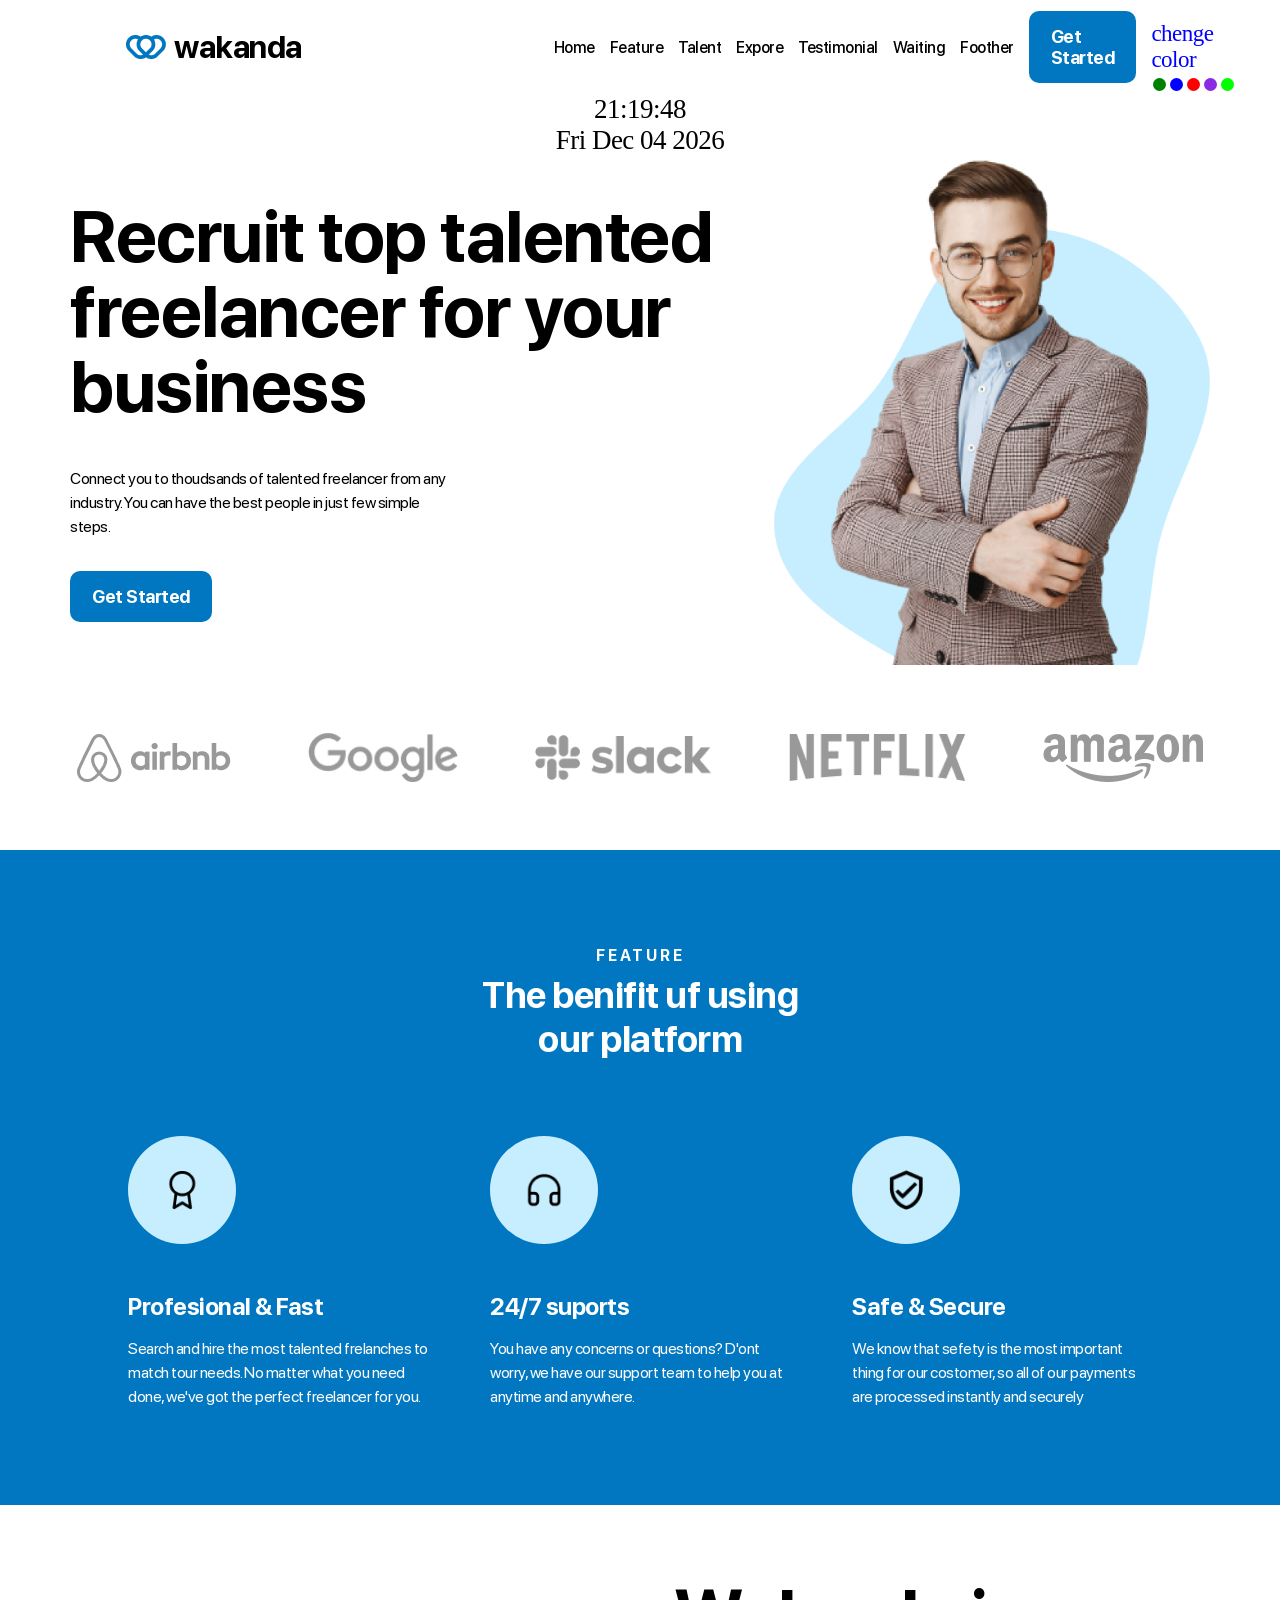
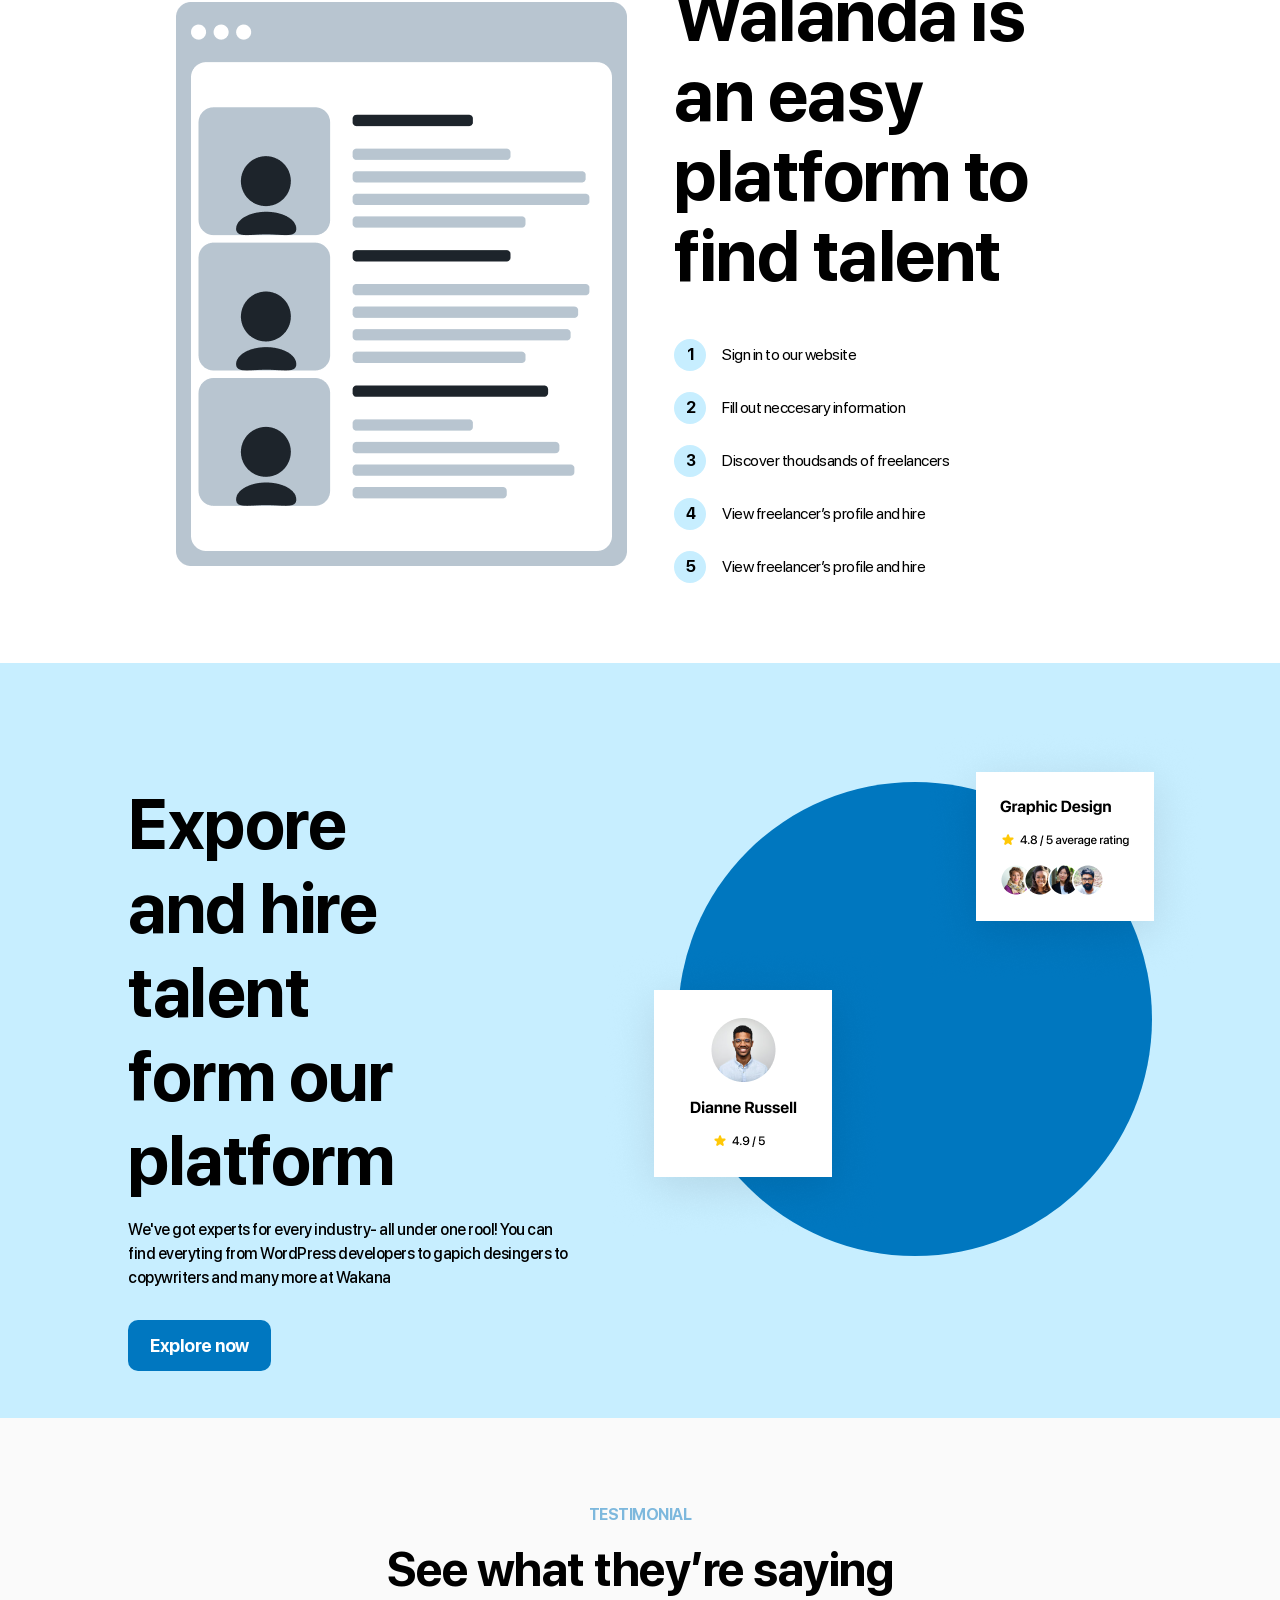
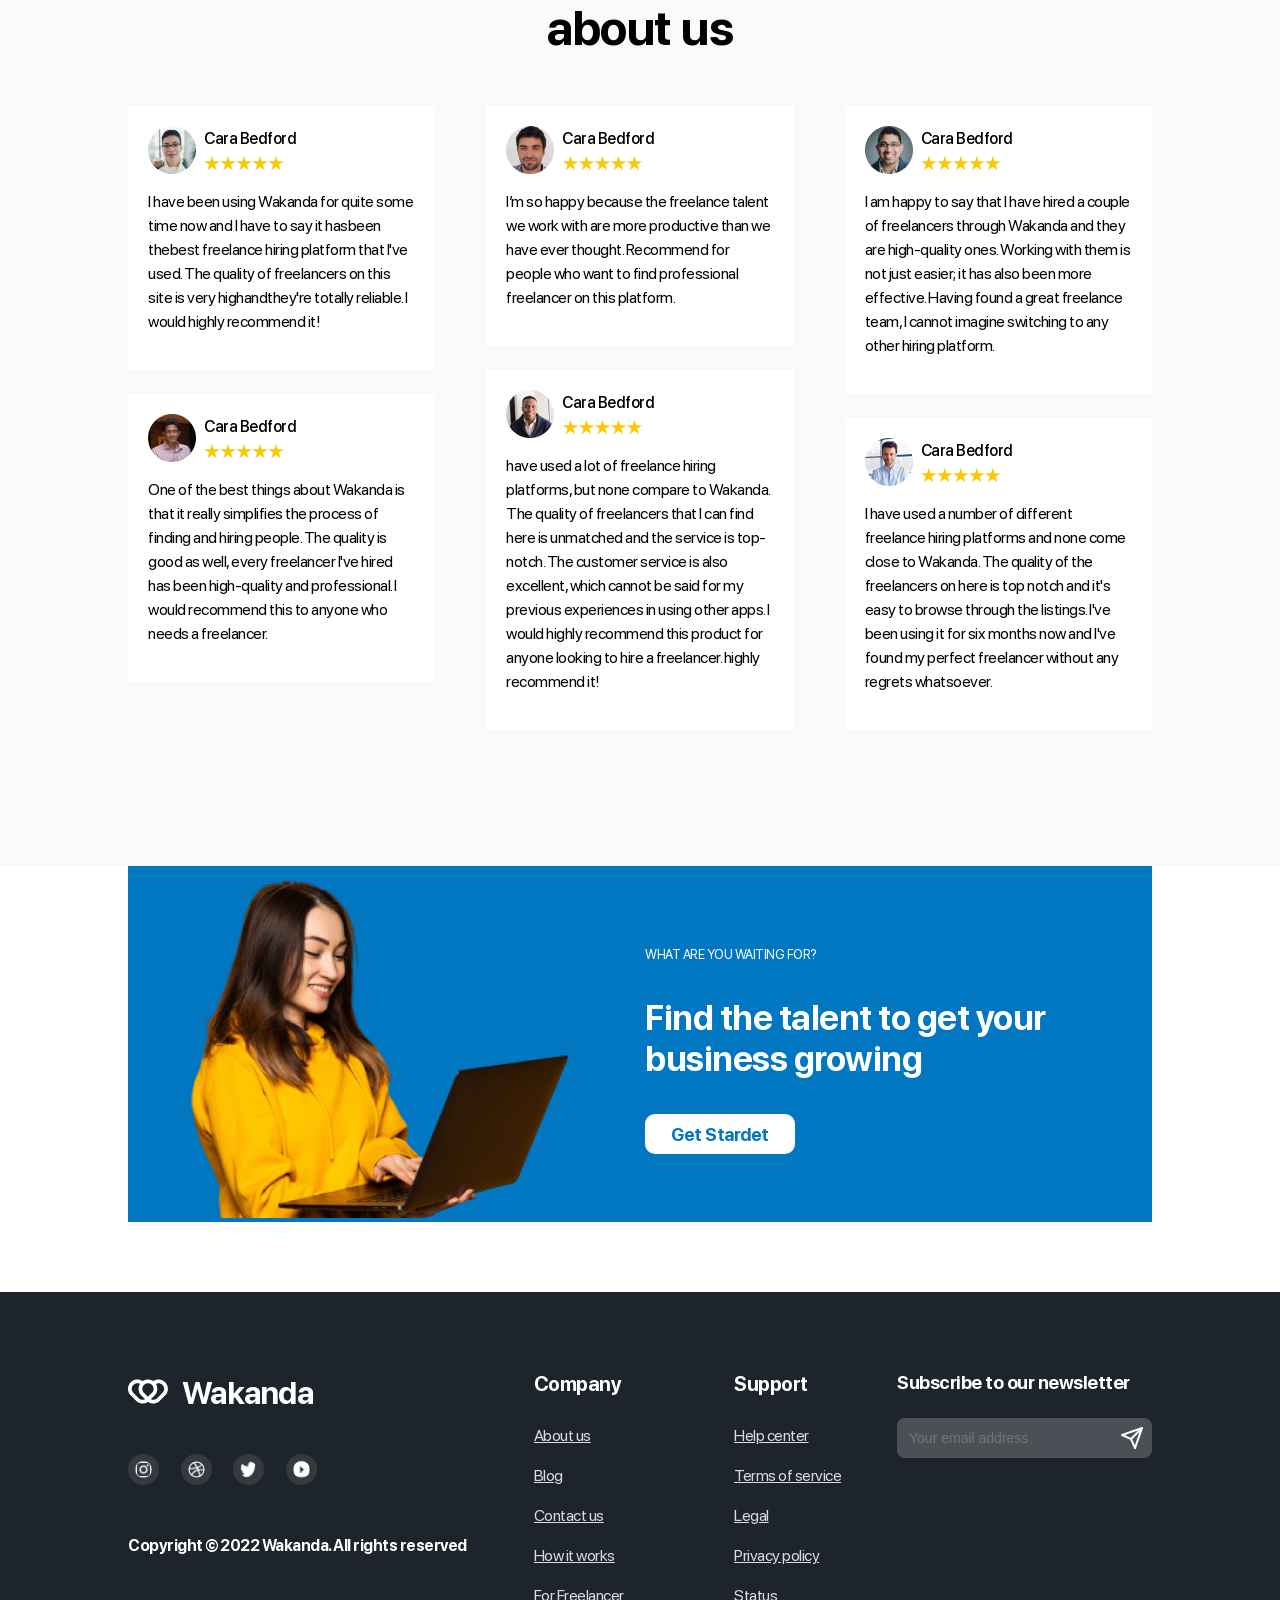
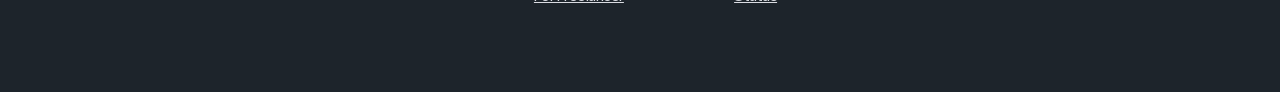
<file: index.html>
<!DOCTYPE html>
<html lang="en">

<head>
    <meta charset="UTF-8">
    <meta http-equiv="X-UA-Compatible" content="IE=edge">
    <meta name="viewport" content="width=device-width, initial-scale=1.0">
    <title>Document</title>
    <link rel="stylesheet" href="style.css" />
    <link rel="stylesheet" href="./fonts/SF-Pro-Display.css" />
</head>

<body>
    <header>
        <div class="container container-top">
            <div class="top-block">
                <div class="logo">
                    <img src="./img/img/logo.png" alt="logo" />
                    <h1>wakanda</h1>
                </div>

                <nav>
                    <div class="menu-btn">
                        <span></span>
                    </div>
                    <ul class="navigation">
                        <li class="navigation-items">Home</li>
                        <li class="navigation-items">Feature</li>
                        <li class="navigation-items">Talent</li>
                        <li class="navigation-items">Expore</li>
                        <li class="navigation-items">Testimonial</li>
                        <li class="navigation-items">Waiting</li>
                        <li class="navigation-items"> Foother</li>
                        <li class="navigation-items button chenge_colors">Get Started</li>
                        <li class="navigation-items chenge_color">chenge color
                            <div class="chenge_color_cont">
                                <div style="background-color:green"></div>
                                <div style="background-color:blue"></div>
                                <div style="background-color:red"></div>
                                <div style="background-color:blueviolet"></div>
                                <div style="background-color:lime"></div>
                            </div>
                        </li>
                    </ul>


                    <div class="mobile-panel">
                        <ul class="navigation-mobile">
                            <li class="navigation-mobile-items">Home</li>
                            <li class="navigation-mobile-items">About us</li>
                            <li class="navigation-mobile-items">How it works</li>
                            <li class="navigation-mobile-items">For Freelancer</li>
                            <li class="navigation-mobile-items navigation-mobile-button chenge_colors">Get Started</li>
                            <li class="navigation-items chenge_color">chenge color</li>
                        </ul>
                        <div class="mobile-panel-close"><span class="close-inner">^</span>
                            <div class="chenge_color_cont">
                                <div style="background-color:green"></div>
                                <div style="background-color:blue"></div>
                                <div style="background-color:red"></div>
                                <div style="background-color:blueviolet"></div>
                                <div style="background-color:lime"></div>
                            </div>
                        </div>
                    </div>
                </nav>
            </div>
    </header>


    <div class="clock">
        <div class='date'></div>
        <div class='day_year'></div>
    </div>
    <div class="parent">
        <div class="center-block">
            <div class="center-block-left">
                <h2 class="center-block-left-title">
                    Recruit top talented freelancer for your business
                </h2>
                <p class="center-block-left-paragraph">
                    Connect you to thoudsands of talented freelancer from any
                    industry. You can have the best people in just few simple steps.
                </p>
                <span class="button chenge_colors">Get Started</span>
            </div>

            <div class="center-block-rigth">
                <img class="men" src="./img/img/man.png" />
            </div>
        </div>
        <div class="socialprof">
            <img class="socialprof-img" src="./img/img/Vector.png">
            <img class="socialprof-img" src="./img/img/Group.png">
            <img class="socialprof-img" src="./img/img/Group1.png">
            <img class="socialprof-img" src="./img/img/Vector1.png">
            <img class="socialprof-img" src="./img/img/Amazon Logo.png">
        </div>
    </div>


    <section>
        <div class="feature chenge_colors">
            <div class="container">
                <div class="featureInner">
                    <div>
                        <p class="feature-text">feature</p>
                        <h2 class="feature-title">The benifit uf using <br> our platform</h2>
                    </div>
                    <div class="img">
                        <div class="col-response">
                            <div class="icon">
                                <img class="pic" src="./img/img/award.png">
                            </div>
                            <div class="icon-block">
                                <h2>Profesional & Fast</h2>
                                <p class="section-paragraph">Search and hire the most talented frelanches to match
                                    tour
                                    needs.
                                    No matter
                                    what
                                    you need done, we've got the perfect freelancer for you.</p>
                            </div>
                        </div>
                        <div class="col-response">
                            <div class="icon">
                                <img class="pic" src="./img/img/headphones.png">
                            </div>
                            <div class="icon-block">
                                <h2>24/7 suports</h2>
                                <p class="section-paragraph">You have any concerns or questions? D'ont worry, we
                                    have
                                    our
                                    support team to
                                    help you at anytime and anywhere.</p>
                            </div>
                        </div>
                        <div class="col-response">
                            <div class="icon">
                                <img class="pic" src="./img/img/Vector(3).png">
                            </div>
                            <div class="icon-block">
                                <h2>Safe & Secure</h2>
                                <p class="section-paragraph">We know that sefety is the most important thing for our
                                    costomer,
                                    so all of
                                    our
                                    payments are processed instantly and securely</p>
                            </div>
                        </div>
                    </div>
                </div>
            </div>
        </div>
    </section>

    <section class="container">
        <div class="img1">
            <img class="bio-1" src="./img/img/Bio_1.png">
            <div class="title">
                <h2>Walanda is an easy platform to find talent</h2>

                <div class="paragraph">
                    <div class="items">
                        <span>1</span>
                        <span> Sign in to our website</span>
                    </div>
                    <div>
                        <div class="items">
                            <span>2</span>
                            <span>Fill out neccesary information</span>
                        </div>

                        <div class="items">
                            <span>3</span>
                            <span>Discover thoudsands of freelancers</span>
                        </div>

                        <div class="items">
                            <span>4</span>
                            <span>View freelancer’s profile and hire</span>
                        </div>

                        <div class="items">
                            <span>5</span>
                            <span class="p1">View freelancer’s profile and hire</span>
                        </div>
                    </div>
                </div>
            </div>
        </div>
    </section>
    <div class="end">
        <div class="container">
            <div class="endInner">
                <div class="end-block-left">
                    <h2 class="end-block-left-title">
                        Expore and hire talent form our platform
                    </h2>
                    <p class="end-block-left-paragraph">
                        We've got experts for every industry- all under one rool! You can find everyting from
                        WordPress
                        developers to
                        gapich desingers to copywriters and many more at Wakana
                    </p>
                    <span class="buton chenge_colors"> Explore now</span>
                </div>
                <div class="end-block-rigth">
                    <div class="circle chenge_colors">
                        <img class="imgs" src="./img/img/Card (1).png">
                        <img class="end-block-img" src="./img/img/Card (2).png">
                    </div>
                </div>
            </div>
        </div>
    </div>
    <!-- ---------------------------- explor------------------------ -->
    <div class="explor">
        <div class="explor-title-block">
            <p class="explor-title">Testimonial</p>
            <h2 class="explor-block-title">See what they’re saying <br> about us</h2>
        </div>
        <section class="container">
            <div class="explor-wraper">
                <div class="clumn">
                    <div class="row">
                        <div class="item">
                            <img src="./img/img/Avatar.png">
                            <div class="item-img-text">
                                <span class="text">Cara Bedford</span>
                                <div class="stars">
                                    <div class="star"></div>
                                    <div class="star"></div>
                                    <div class="star"></div>
                                    <div class="star"></div>
                                    <div class="star"></div>
                                </div>
                            </div>

                        </div>
                        <p class="paragraph4"> I have been using Wakanda for quite some time now and I have to say
                            it
                            hasbeen
                            thebest
                            freelance hiring platform that I've used. The quality of freelancers on this site is
                            very
                            highandthey're
                            totally reliable. I would highly recommend it!
                        </p>
                    </div>
                    <div class="row">
                        <div class="item">
                            <img src="./img/img/Avatar (3).png">
                            <div class="item-img-text">
                                <span class="text">Cara Bedford</span>
                                <div class="stars">
                                    <div class="star"></div>
                                    <div class="star"></div>
                                    <div class="star"></div>
                                    <div class="star"></div>
                                    <div class="star"></div>
                                </div>
                            </div>

                        </div>
                        <p class="paragraph4"> One of the best things about Wakanda is that it really simplifies the
                            process of finding and hiring people. The quality is good as well, every freelancer I've
                            hired has been high-quality and professional. I would recommend this to anyone who needs
                            a
                            freelancer.
                        </p>
                    </div>
                </div>
                <div class="clumn">
                    <div class="row">
                        <div class="item">
                            <img src="./img/img/Avatar (1).png">
                            <div class="item-img-text">
                                <span class="text">Cara Bedford</span>
                                <div class="stars">
                                    <div class="star"></div>
                                    <div class="star"></div>
                                    <div class="star"></div>
                                    <div class="star"></div>
                                    <div class="star"></div>
                                </div>
                            </div>

                        </div>
                        <p class="paragraph4"> I’m so happy because the freelance talent we work with are more
                            productive than we have ever thought. Recommend for people who want to find professional
                            freelancer on this platform.
                        </p>
                    </div>
                    <div class="row">
                        <div class="item">
                            <img src="./img/img/Avatar (4).png">
                            <div class="item-img-text">
                                <span class="text">Cara Bedford</span>
                                <div class="stars">
                                    <div class="star"></div>
                                    <div class="star"></div>
                                    <div class="star"></div>
                                    <div class="star"></div>
                                    <div class="star"></div>
                                </div>
                            </div>
                        </div>
                        <p class="paragraph4"> have used a lot of freelance hiring platforms, but none compare to
                            Wakanda. The quality of freelancers that I can find here is unmatched and the service is
                            top-notch. The customer service is also excellent, which cannot be said for my previous
                            experiences in using other apps. I would highly recommend this product for anyone
                            looking to
                            hire a freelancer. highly recommend it!
                        </p>
                    </div>
                </div>
                <div class="clumn">
                    <div class="row">
                        <div class="item">
                            <img src="./img/img/Avatar (2).png">
                            <div class="item-img-text">
                                <span class="text">Cara Bedford</span>
                                <div class="stars">
                                    <div class="star"></div>
                                    <div class="star"></div>
                                    <div class="star"></div>
                                    <div class="star"></div>
                                    <div class="star"></div>
                                </div>
                            </div>
                        </div>
                        <p class="paragraph4">I am happy to say that I have hired a couple of freelancers through
                            Wakanda and they are high-quality ones. Working with them is not just easier; it has
                            also
                            been more effective. Having found a great freelance team, I cannot imagine switching to
                            any
                            other hiring platform.
                    </div>
                    <div class="row">
                        <div class="item">
                            <img src="./img/img/Avatar (5).png">
                            <div class="item-img-text">
                                <span class="text">Cara Bedford</span>
                                <div class="stars">
                                    <div class="star"></div>
                                    <div class="star"></div>
                                    <div class="star"></div>
                                    <div class="star"></div>
                                    <div class="star"></div>
                                </div>
                            </div>
                        </div>
                        <p class="paragraph4"> I have used a number of different freelance hiring platforms and none
                            come close to Wakanda. The quality of the freelancers on here is top notch and it's easy
                            to
                            browse through the listings. I've been using it for six months now and I've found my
                            perfect
                            freelancer without any regrets whatsoever.
                        </p>
                    </div>
                </div>
            </div>
        </section>
    </div>


    <section class="container">
        <div class="container-inner chenge_colors">
            <div class="contanier-block-left">
                <img class="cute-asain"
                    src="./img/img/cute-asian-woman-studying-laptop-smiling-standing-against-yellow-wall-min 1.png">
            </div>
            <div class="contanier-block">
                <div class="contanier-block-right">
                    <div class="title1">
                        <p class="contanier-block-right-title">WHAT ARE YOU WAITING FOR?</p>
                    </div>

                    <div class="title2">
                        <h3 class="contanier-block-title1">Find the talent to get your business growing</h3>
                    </div>
                    <div class="botton1">Get Stardet</div>
                </div>
            </div>
        </div>
    </section>

    <footer class="foother chenge_colors">
        <div class="container">
            <div class="foother-contanier">
                <div class="foother-block-left">
                    <div class="wak">
                        <h1 class="div">
                            <img class=" vector" src="./img/img/Vector(1).png">
                            Wakanda
                            <h1>
                                <img class="path" src="./img/img/Path.png">
                                <img class="path" src="./img/img/Path1.png">
                                <img class="path" src="./img/img/Path2.png">
                                <img class="path" src="./img/img/Path3.png">
                                <h4 class="pp">Copyright © 2022 Wakanda. All rights reserved</h4>


                    </div>
                </div>

                <div class="foother2">
                    <div class="foother-block-right">
                        <div class="footer-heading">
                            <h3>Company</h3>
                            <ul>
                                <li><a href="#">About us</a></li>
                                <li><a href="#">Blog</a></li>
                                <li><a href="#">Contact us</a></li>
                                <li><a href="#">How it works</a></li>
                                <li><a href="#">For Freelancer</a></li>
                            </ul>
                        </div>
                    </div>
                    <div class="footer-heading">
                        <div class="foother-block-cemter">
                            <h3>Support</h3>
                            <ul>
                                <li><a href="#">Help center</a></li>
                                <li><a href="#">Terms of service</a></li>
                                <li><a href="#">Legal</a></li>
                                <li><a href="#">Privacy policy</a></li>
                                <li><a href="#">Status</a></li>
                            </ul>
                        </div>
                    </div>
                </div>
                <div class="email">
                    <h3 class="h3">Subscribe to our newsletter</h3>
                    <div class="footer-input-container">
                        <input type="email" required placeholder="Your email address">
                        <img class="icons" src="./img/img/icons.png" alt="">
                    </div>
                </div>
            </div>
        </div>
    </footer>
    </div>
    <script src="./script.js"></script>
</body>

</html>
</file>
<file: style.css>
html{
    overflow-x: hidden;
}

body {
    margin: 0;
    font-family: 'SF Pro Display';
    letter-spacing: -0.5px;
    overflow-x: hidden;
}

h2 {
    margin: 0;
}

ul {
    padding: 0;
}

.container {
    width: 80%;
    margin: auto;
}

.container-top {
    margin-top: 94px;
}

.top-block {
    display: flex;
    align-items: center;
    justify-content: space-around;
    height: 94px;
    position: fixed;
    top: 0;
    left: 0;
    right: 0;
    background-color: #ffffffcc;
    transition: 500ms;
    z-index: 10;
}

.logo {
    display: flex;
    align-items: center;
}

.logo img {
    margin-right: 8px;
}

nav {
    max-width: 600px;
    width: 68%;
    display: flex;
    justify-content: flex-end;
}

.navigation {
    width: 100%;
    display: flex;
    list-style-type: none;
    justify-content: space-between;
    align-items: center;
    gap: 15px;
}



.navigation-items {
    font-weight: 500;
    font-size: 16px;
    cursor: pointer;
}

.button {
    background: #0077C0;
    border-radius: 10px;
    font-size: 18px;
    font-weight: 600;
    color: #fff;
    padding: 15px 22px;
    display: flex;
}

/* top center */
.center-block {
    display: flex;
    justify-content: center;
}



.center-block-left {
    width: 55%;
    display: flex;
    flex-direction: column;
    align-items: flex-start;
    justify-content: center;
}

.center-block-left-title {
    font-weight: 700;
    font-size: 73px;
    line-height: 75px;
    letter-spacing: -0.5px;
    margin-bottom: 27px;
}

.center-block-left-paragraph {
    font-weight: 400;
    font-size: 16px;
    line-height: 24px;
    width: 386px;
    margin-bottom: 32px;
}

.center-block-rigth {
    width: 34%;
    max-width: 645px;
    background: url(./img/img/fon.png);
    background-position: bottom;
    background-size: contain;
    right: 30px;
    background-repeat: no-repeat;
    display: flex;
    justify-content: center;
    object-fit: contain;
    align-items: flex-end;
}

.men {
    width: 75%;
    object-fit: contain;
}

.socialprof {
    display: flex;
    align-items: center;
    justify-content: space-evenly;
    min-height: 185px;
    flex-wrap: wrap;
}

.socialprof-img {
    max-width: 177px;
    min-width: 150px;
    object-fit: contain;
}

.feature {
    background-color: #0077C0;
    padding: 80px 0;
    box-sizing: border-box;
}

.featureInner {
    color: #fff;
}

.feature-text {
    display: flex;
    justify-content: center;
    margin-bottom: 8px;
    font-weight: 600;
    font-size: 16px;
    letter-spacing: 3px;
    text-transform: uppercase;
}

.feature-title {
    display: flex;
    justify-content: center;
    text-align: center;
    font-size: 37px;
    margin: 0;
}

.feature-circle {
    width: 108px;
    height: 108px;
    background-color: #C7EEFF;
    border-radius: 50%;
}

.feature-circle1 {
    width: 108px;
    height: 108px;
    background-color: #C7EEFF;
    border-radius: 50%;
}

.feature-circle2 {
    width: 108px;
    height: 108px;
    background-color: #C7EEFF;
    border-radius: 50%;
}

.p {
    font-weight: 500;
    font-size: 80px;
    line-height: 39px;
    align-items: center;
}


.img {
    margin-top: 75px;
    display: flex;
    flex-direction: row;
    gap: 20px;
    justify-content: space-between;
}

.col-response {
    position: relative;
    display: flex;
    flex-direction: column;
    max-width: 300px;
}

.section-paragraph {
    font-weight: 400;
    font-size: 16px;
    line-height: 24px;
    word-break: break-word;
    margin-top: 16px;
}

.section-paragraph1 {
    font-weight: 400;
    font-size: 18px;
    line-height: 24px;
    width: 400px;
}

.icon {
    display: flex;
    align-items: center;
    justify-content: center;
    width: 108px;
    height: 108px;
    border-radius: 100%;
    background-color: #C7EEFF;
}

.icon-block {
    padding: 48px 0 0 0;
}

.pic {
    width: 42px;
    height: 40px;
    object-fit: contain;
}

.section-paragraph2 {
    font-weight: 400;
    font-size: 18px;
    line-height: 24px;
    width: 370px;
    ;
}

.section-paragraph2 {
    font-weight: 400;
    font-size: 18px;
    line-height: 24px;
}



.rectangle {
    display: flex;
    width: 464px;
    height: 650px;
    background-color: #B8C5D0;
    margin-left: 152px;
    border-radius: 3%;
    margin-top: 70px;
}

.rectangle-white {
    align-self: flex-end;
    margin-top: 20px;
    width: 435px;
    height: 500px;
    background-color: #fff;
    margin-bottom: 15px;
    border-radius: 3%;
    margin-top: 50px;
}

.img1 {
    width: 100%;
    display: flex;
    padding: 70px 0;
    box-sizing: border-box;
    justify-content: space-evenly;
}

.bio-1 {
    object-fit: contain;
}

.title {
    width: 42%;
    font-Weight: 700;
    font-size: 48px;
    line-height: 80px;
    display: flex;
    flex-direction: column;
    justify-content: center;
}

.paragraph {
    display: flex;
    flex-direction: column;
    justify-content: center;
    font-weight: 400;
    font-size: 24px;
    line-height: 53px;
    margin-top: 33px;
}

.items {
    display: flex;
    align-items: center;
}

.items span {
    display: inline-block;
    text-align: center;
    font-weight: 400;
    font-size: 16px;
}

.items span:first-child {
    width: 32px;
    height: 32px;
    border-radius: 100%;
    background-color: #C7EEFF;
    display: flex;
    justify-content: center;
    align-items: center;
    font-weight: 600;
    margin-right: 16px;
}

.end {
    width: 100%;
    background-color: #C7EEFF;
    padding: 119px 0 47px;
    box-sizing: border-box;
}

.endInner {
    display: flex;
    width: 100%;
}

.end-block-left {
    width: 85%;
    display: flex;
    flex-direction: column;
    justify-content: flex-start;
    align-items: flex-start;
}

.end-block-left-title {
    max-width: 55%;
    font-weight: 700;
    font-size: 70px;
    letter-spacing: -0.5px;
    margin: 0;
}

.end-block-left-paragraph {
    font-weight: 500;
    font-size: 16px;
    line-height: 24px;
    width: 444px;
    margin-bottom: 30px;
}

.buton {
    background: #0077C0;
    border-radius: 10px;
    font-size: 18px;
    font-weight: 600;
    color: #fff;
    padding: 15px 22px;
    ;
}

.circle {
    width: 474px;
    height: 474px;
    background-color: #0077BF;
    border-radius: 100%;
    position: relative;
}

.imgs {
    bottom: 275px;
    position: absolute;
    left: 248px;
}

.end-block-img {
    position: relative;
    top: 168px;
    right: 74px;
}

.explor {
    display: flex;
    flex-direction: column;
    width: 100%;
    font-size: 35px;
    background: #FAFAFA;
    padding-bottom: 112px;
    box-sizing: border-box;
    word-break: break-word;
}

.explor-wraper {
    display: flex;
    gap: 24px;
    flex-wrap: wrap;
    justify-content: space-between;
}

.explor-title-block {
    padding: 87px 0 48px;
    box-sizing: border-box;
    text-align: center;
}

.explor-title {
    color: #7DB8DD;
    margin: 0;
    margin-bottom: 16px;
    text-transform: uppercase;
    font-weight: 600;
    font-size: 16px;
}

.explor-block-title {
    line-height: 59px;
    font-size: 48px;
    max-width: 952px;
    margin: 0 auto;
}

.picture {
    width: 48px;
    height: 48px;
}

.paragraph4 {
    font-weight: 400;
    font-size: 16px;
    line-height: 24px;
}

.row {
    display: flex;
    flex-direction: column;
    background: #FFFFFF;
    padding: 20px;
    box-sizing: border-box;
    margin-bottom: 24px;
}

.row img {
    width: 48px;
    height: 48px;
    object-fit: contain;
    margin-right: 8px;
}

.clumn {
    width: 30%;
}

.item {
    display: flex;
    align-items: center;
    flex-direction: row;
    flex-wrap: nowrap;
}

.item-img-text {
    font-weight: 500;
    font-size: 16px;
    line-height: 19px
}

.picture {
    width: 48px;
    height: 48px;
}

.stars {
    display: flex;
    margin-top: 8px;
    flex-direction: row;
    flex-wrap: nowrap;
}

.star {
    width: 16px;
    height: 16px;
    background-color: #FFC806;
    clip-path: polygon(50% 0%, 61% 35%, 98% 35%, 68% 57%, 79% 91%, 50% 70%, 21% 91%, 32% 57%, 2% 35%, 39% 35%);
}

.kathrynmurphy {
    display: flex;
    flex-direction: column;
    justify-content: flex-end;
}

.paragraph5 {
    font-weight: 400;
    font-size: 23px;
    width: 467px;
}

.paragraph6 {
    font-weight: 400;
    font-size: 23px;
    width: 460px;
}

.paragraph7 {
    font-weight: 400;
    font-size: 23px;
    width: 454px;
}

.paragraph8 {
    font-weight: 400;
    font-size: 23px;
    width: 454px;

}

.paragraph9 {
    font-weight: 400;
    font-size: 23px;
    width: 454px;
}

.container-inner {
    background: #0077C0;
    display: flex;
    justify-content: space-around;
}

.cute-asain {
    padding: 8px 0 0 0;
}

.contanier-block-left {
    width: 35%;
}



.contanier-block {
    display: flex;
    align-items: center;
}

.title1 {
    color: #fff;
    font-size: 13px;
}

.contanier-block-right-title {
    margin-bottom: 0;
}

.title2 {
    display: flex;
    font-weight: 400;
    font-size: 30px;
    width: 454px;
    right: 30px;
    color: #fff;
}



.botton1 {
    width: 150px;
    height: 30px;
    background: #fff;
    border-radius: 10px;
    font-size: 18px;
    font-weight: 600;
    color: #0077C0;
    text-align: center;
    padding-top: 10px;
}

.foother {
    width: 100%;
    background-color: #1D242B;
    margin-top: 70px;
    padding: 60px 0;
    box-sizing: border-box;
}

.foother-container {
    display: flex;
    justify-content: space-between;
    width: 100%;
}

.foother-block-left {
    display: flex;
    width: 350px;
}

.vector {
    width: 40px;
    height: 25px;
    margin-right: 8px;
    object-fit: contain;
}

.wakanda {
    color: #fff;
    height: 30px;
}

.wak {
    width: 100%;
    display: flex;
    flex-direction: column;
}



.path0 {
    object-fit: contain;
}

.path {
    width: 17px;
    height: 17px;
    padding: 7px;
    border-radius: 100%;
    background-color: #343A40;
    margin-right: 16px;
}

.pp {
    color: #fff;
}

.content {
    display: flex;
    justify-content: center;
    width: 40%;
    margin-top: 40px;
}

.foother-contanier {
    width: 100%;
    display: flex;
    justify-content: space-between;
}

.footer-heading h3 {
    font-weight: 700;
    font-size: 20px;
    color: #fff;
}



.div {
    color: #fff;
}

.footer-heading ul li a {
    margin-bottom: 12px;
    color: #D9DBE1;
    line-height: 40px
}


.foother2 {
    display: flex;
    min-width: 30%;
    align-items: center;
    justify-content: space-between;
}



.footer-heading ul {
    list-style-type: none;
}

input {
    color: #D9DBE1;
    background-color: #4A5055;
    border: none;
    outline: none;
    padding: 0 12px;
    font-size: 14px;
    height: 100%;
    width: 75%;
}

.footer-input-container {
    display: flex;
    width: 255px;
    height: 40px;
    border-radius: 8px;
    background-color: #4A5055;
    overflow: hidden;
    align-items: center;
}

.h3 {
    color: #fff;
    margin-bottom: 24px;
}

.icons {
    width: 22px;
    height: 22px;
    cursor: pointer;
    padding: 9px 9px;
}

/*--------------------mobile btn menu-------------------*/
.menu-btn {
    display: none;
    width: 50px;
    height: 50px;
    background-color: #4fbcff;
    border-radius: 50%;
    position: relative;
    cursor: pointer;
}

.menu-btn span,
.menu-btn span::before,
.menu-btn span::after {
    position: absolute;
    top: 50%;
    margin-top: -1px;
    left: 50%;
    margin-left: -10px;
    width: 20px;
    height: 2px;
    background-color: white;
}

.mobile-panel {
    display: none;
    position: absolute;
    top: -340px;
    left: 0;
    right: 0;
    background-color: #4fbcff;
    z-index: 100;
    padding: 15px 2px;
    transition: 0.5s;
}

.mobile-panel-close {
    display: flex;
    justify-content: center;
}

.close-inner {
    border-radius: 100%;
    background-color: white;
    font-size: 20px;
    font-weight: 600;
    width: 30px;
    height: 30px;
    font-family: system-ui;
    display: flex;
    justify-content: center;
    align-items: center;
    cursor: pointer;
}

.navigation-mobile {
    display: flex;
    align-items: center;
    justify-content: center;
    flex-direction: column;
    list-style: none;
}

.navigation-mobile-items {
    width: 90%;
    background: white;
    text-align: center;
    border-radius: 10px;
    font-size: 18px;
    margin-bottom: 11px;
    padding: 5px 0;
    cursor: pointer;
}

.navigation-mobile-button {
    background-color: #0077C0;
    color: white;
}


.menu-btn span::before,
.menu-btn span::after {
    content: '';
    display: block;
}

.menu-btn span::before {
    transform: translateY(-5px);
}

.menu-btn span::after {
    transform: translateY(5px);
}

.chenge_color {
    position: relative;
    font-family: fantasy;
    font-size: 23px;
    color: red;
}

.chenge_color_cont {
    position: absolute;
    top: 45px;
    left: 0;
    display: flex;
    margin-top: 10px;
    cursor: pointer;
}

.chenge_color_cont>div {
    width: 13px;
    height: 13px;
    border-radius: 100%;
    margin: 2px;
}

@media only screen and (max-width:1174px) {
    .img {
        flex-wrap: wrap;
        justify-content: space-around;
    }

    .col-response {
        align-items: center;
        text-align: center;
    }
}

@media only screen and (max-width:1078px) {
    .center-block-left-title {
        font-size: 48px;
        text-align: center;
    }

    .center-block-left {
        align-items: center;
    }

    .center-block-left-paragraph {
        margin-top: 0;
        text-align: center;
    }

    .center-block {
        flex-direction: column-reverse;
        align-items: center;
    }


    .img1 {
        flex-direction: column;
        align-items: center;
    }

    .title {
        margin-top: 50px;
        font-size: 25px;
        line-height: 1;
    }

    .bio-1 {
        width: 42%;
    }

    .container-inner {
        flex-direction: column;
        align-items: center;
    }

    .contanier-block {
        justify-content: center;
        padding-bottom: 20px;
    }

    .contanier-block-right {
        display: flex;
        flex-direction: column;
        align-items: center;
    }

    .contanier-block-title {
        text-align: center;
        margin-top: 0;
    }
}

@media only screen and (max-width:1075px) {
    .end-block-left-title {
        font-size: 23px;
    }

    .endInner {
        flex-wrap: wrap;
    }

    .socialprof {
        justify-content: space-around;
    }

    .end-block-left {
        align-items: center;
        text-align: center;
    }

    .circle {
        left: 115px;
        top: 30px;
    }

    .contanier-block-title1 {
        text-align: center;
        margin-bottom: 0;
        margin-top: 0;
        margin-bottom: 20px;
        margin-top: 20px;
    }

    .foother-contanier {
        flex-wrap: wrap;
    }

    .foother-block-left {
        width: 100%;
    }

    .foother2 {
        min-width: 90%;
    }

    .email {
        display: flex;
        gap: 30px;
        align-items: center;
    }

    .wak {
        margin-bottom: 40px;
        width: 100%;
        display: flex;
        flex-direction: row;
        flex-wrap: wrap;
        justify-content: space-between;
    }
}

@media only screen and (max-width:1070px) {
    .circle {
        left: 110px;
        top: 30px;
    }
}

@media only screen and (max-width:950px) {
    .circle {
        left: 80px;
        top: 30px;
    }
}

@media only screen and (max-width:860px) {
    .navigation {
        display: none;
    }

    .mobile-panel {
        display: block;
    }

    .menu-btn {
        display: block;
    }
}

@media only screen and (max-width:800px) {
    .cute-asain {
        position: relative;
        right: 40px;
    }
}

@media only screen and (max-width:792px) {
    .paragraph {
        min-width: 276px;
    }
}

@media only screen and (max-width:706px) {
    .clumn {
        width: 100%;
    }
}


@media only screen and (max-width:671px) {
    .circle {
        width: 300px;
        height: 300px;
    }

    .end-block-img {
        width: 200px;
    }

    .imgs {
        width: 200px;
        bottom: 150px;
        left: 165px;
    }
}

@media only screen and (max-width:627px) {
    .cute-asain {
        width: 300px;
    }
}

@media only screen and (max-width:627px) {
    .circle {
        width: 200px;
        height: 200px;
    }

    .imgs {
        width: 150px;
        bottom: 61px;
        left: 93px;
    }

    .end-block-img {
        top: 85px;
        right: 63px;
        width: 150px;
    }
}


@media only screen and (max-width:468px) {
    .socialprof {
        width: 450px;
    }

    .cute-asain {
        width: 230px;
    }

    .socialprof {
        flex-direction: column;
    }
}


@media only screen and (max-width:452px) {
    .img1 {
        align-items: flex-start;
    }

    .clumn {
        width: 50%;
    }

    .email {
        display: flex;
        gap: 30px;
        align-items: center;
        flex-direction: column;
    }

    .contanier-block-title1 {
        font-size: 16px;
        position: relative;
        left: 72px;
    }

    .explor-block-title {
        font-size: 28px;
    }

    .cute-asain {
        width: 225px;
    }
}

.clock {
    font-family: Orbitron;
    font-size: 27px;
    display: flex;
    flex-direction: column;
    align-items: center;
}
</file>
<file: fonts/SF-Pro-Display.css>
@font-face {
    font-family: 'SF Pro Display';
    src: url('SFProDisplay-BlackItalic.woff2') format('woff2'),
        url('SFProDisplay-BlackItalic.woff') format('woff');
    font-weight: 900;
    font-style: italic;
    font-display: swap;
}

@font-face {
    font-family: 'SF Pro Display';
    src: url('SFProDisplay-HeavyItalic.woff2') format('woff2'),
        url('SFProDisplay-HeavyItalic.woff') format('woff');
    font-weight: 900;
    font-style: italic;
    font-display: swap;
}

@font-face {
    font-family: 'SF Pro Display';
    src: url('SFProDisplay-Bold.woff2') format('woff2'),
        url('SFProDisplay-Bold.woff') format('woff');
    font-weight: bold;
    font-style: normal;
    font-display: swap;
}

@font-face {
    font-family: 'SF Pro Display';
    src: url('SFProDisplay-UltralightItalic.woff2') format('woff2'),
        url('SFProDisplay-UltralightItalic.woff') format('woff');
    font-weight: 200;
    font-style: italic;
    font-display: swap;
}

@font-face {
    font-family: 'SF Pro Display';
    src: url('SFProDisplay-Medium.woff2') format('woff2'),
        url('SFProDisplay-Medium.woff') format('woff');
    font-weight: 500;
    font-style: normal;
    font-display: swap;
}

@font-face {
    font-family: 'SF Pro Display';
    src: url('SFProDisplay-Regular.woff2') format('woff2'),
        url('SFProDisplay-Regular.woff') format('woff');
    font-weight: normal;
    font-style: normal;
    font-display: swap;
}

@font-face {
    font-family: 'SF Pro Display';
    src: url('SFProDisplay-SemiboldItalic.woff2') format('woff2'),
        url('SFProDisplay-SemiboldItalic.woff') format('woff');
    font-weight: 600;
    font-style: italic;
    font-display: swap;
}

@font-face {
    font-family: 'SF Pro Display';
    src: url('SFProDisplay-ThinItalic.woff2') format('woff2'),
        url('SFProDisplay-ThinItalic.woff') format('woff');
    font-weight: 100;
    font-style: italic;
    font-display: swap;
}

@font-face {
    font-family: 'SF Pro Display';
    src: url('SFProDisplay-LightItalic.woff2') format('woff2'),
        url('SFProDisplay-LightItalic.woff') format('woff');
    font-weight: 200;
    font-style: italic;
    font-display: swap;
}
</file>
